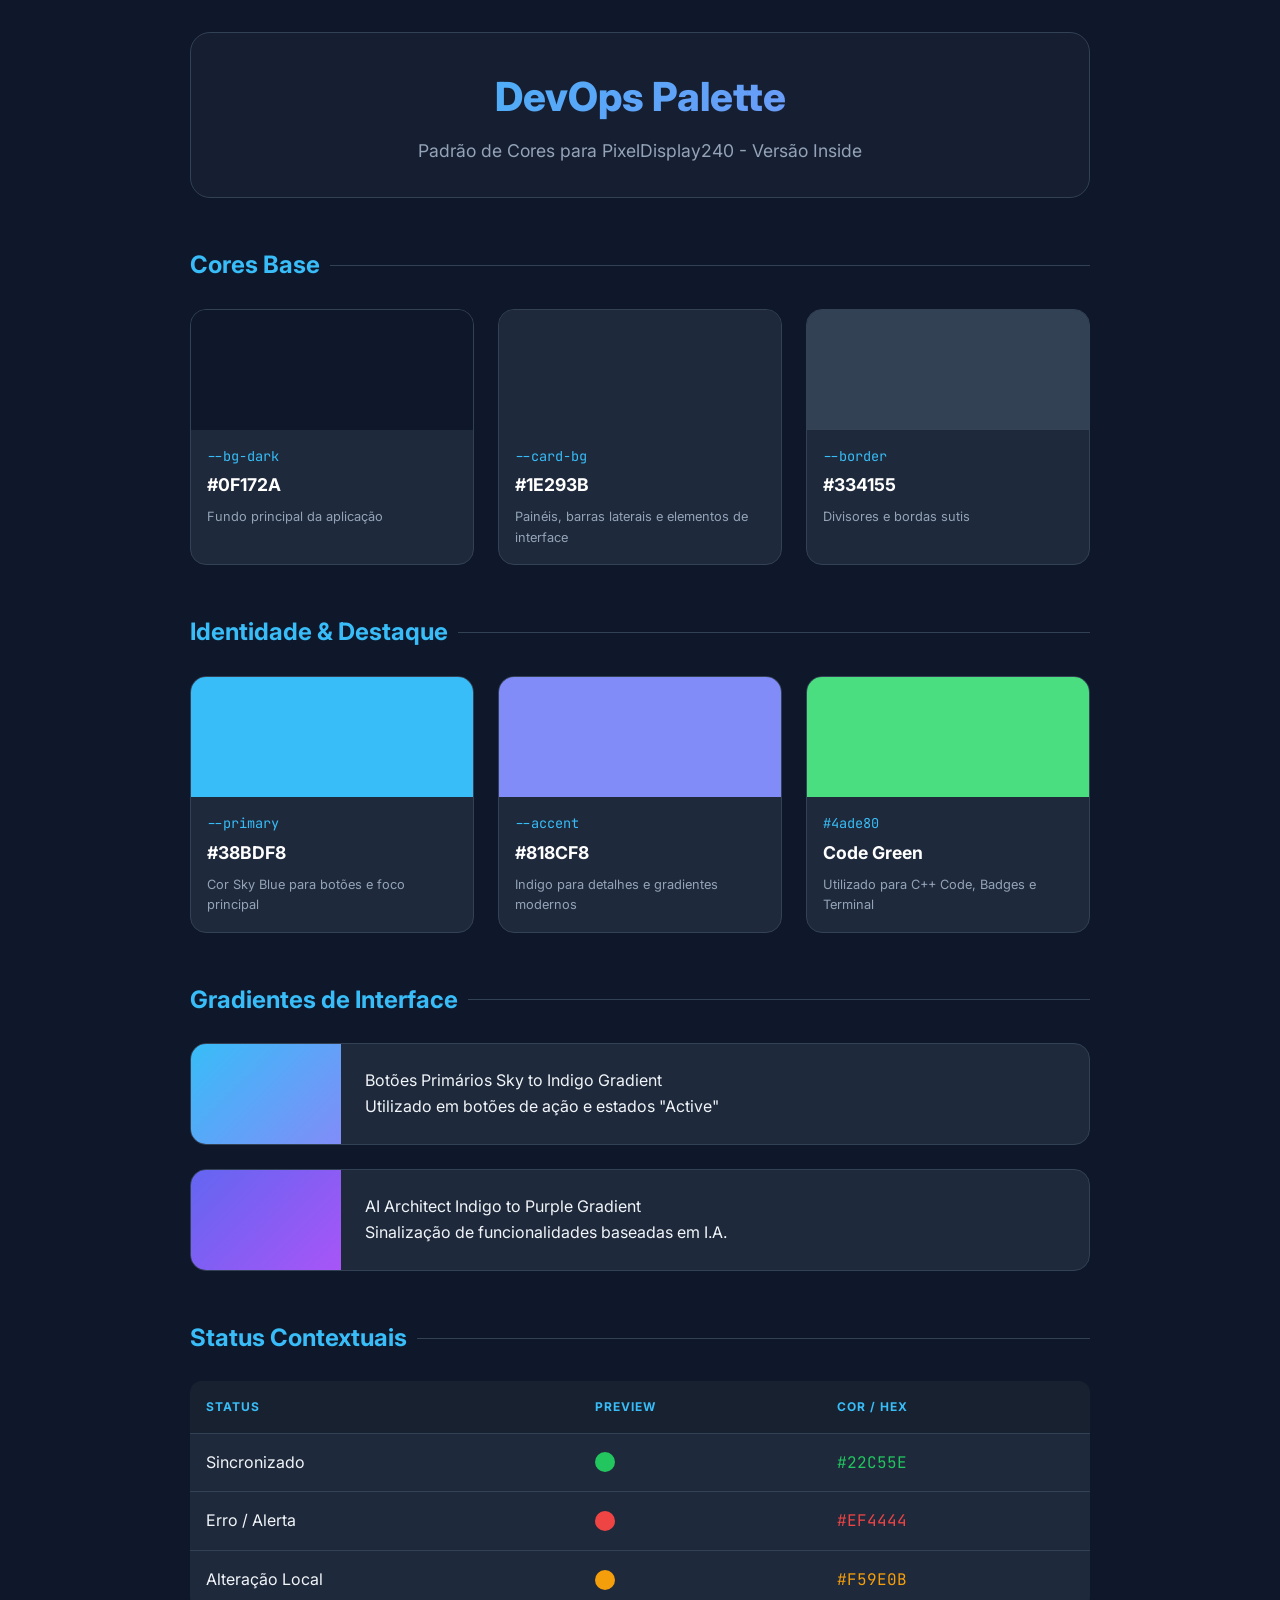
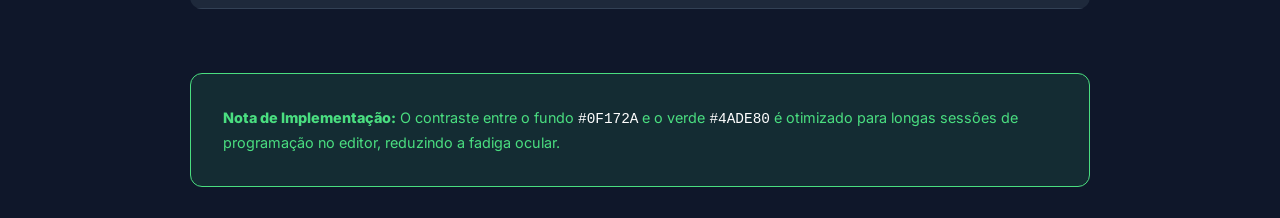
<file: palheta_cores_devops.html>
<!DOCTYPE html>
<html lang="pt-br">
<head>
    <meta charset="UTF-8">
    <meta name="viewport" content="width=device-width, initial-scale=1.0">
    <title>Palheta de Cores DevOps - PixelDisplay240</title>
    <link href="https://fonts.googleapis.com/css2?family=Inter:wght@400;600;700;800&family=JetBrains+Mono:wght@500&display=swap" rel="stylesheet">
    <style>
        :root {
            --bg-dark: #0f172a;
            --card-bg: #1e293b;
            --primary: #38bdf8;
            --primary-hover: #0ea5e9;
            --secondary: #334155;
            --accent: #818cf8;
            --text-main: #f1f5f9;
            --text-muted: #94a3b8;
            --border: #334155;
            --success: #4ade80;
            --synced: #22c55e;
            --error: #ef4444;
            --warning: #f59e0b;
        }

        * {
            margin: 0;
            padding: 0;
            box-sizing: border-box;
        }

        body {
            font-family: 'Inter', sans-serif;
            background-color: var(--bg-dark);
            color: var(--text-main);
            line-height: 1.6;
            padding: 2rem;
        }

        .container {
            max-width: 900px;
            margin: 0 auto;
        }

        header {
            margin-bottom: 3rem;
            text-align: center;
            padding: 2rem;
            background: rgba(30, 41, 59, 0.5);
            border-radius: 20px;
            backdrop-filter: blur(10px);
            border: 1px solid var(--border);
        }

        h1 {
            font-size: 2.5rem;
            font-weight: 800;
            margin-bottom: 0.5rem;
            background: linear-gradient(135deg, var(--primary), var(--accent));
            -webkit-background-clip: text;
            -webkit-text-fill-color: transparent;
        }

        p.subtitle {
            color: var(--text-muted);
            font-size: 1.1rem;
        }

        section {
            margin-bottom: 3rem;
        }

        h2 {
            font-size: 1.5rem;
            font-weight: 700;
            margin-bottom: 1.5rem;
            display: flex;
            align-items: center;
            gap: 10px;
            color: var(--primary);
        }

        h2::after {
            content: '';
            flex: 1;
            height: 1px;
            background: var(--border);
        }

        .grid {
            display: grid;
            grid-template-columns: repeat(auto-fill, minmax(250px, 1fr));
            gap: 1.5rem;
        }

        .color-card {
            background: var(--card-bg);
            border-radius: 16px;
            overflow: hidden;
            border: 1px solid var(--border);
            transition: transform 0.2s, box-shadow 0.2s;
        }

        .color-card:hover {
            transform: translateY(-5px);
            box-shadow: 0 10px 30px rgba(0, 0, 0, 0.5);
            border-color: var(--primary);
        }

        .swatch {
            height: 120px;
            width: 100%;
        }

        .info {
            padding: 1rem;
        }

        .info .var-name {
            font-family: 'JetBrains Mono', monospace;
            font-size: 0.85rem;
            color: var(--primary);
            display: block;
            margin-bottom: 4px;
        }

        .info .hex-code {
            font-weight: 700;
            font-size: 1.1rem;
            color: #fff;
            display: block;
        }

        .info .desc {
            font-size: 0.8rem;
            color: var(--text-muted);
            margin-top: 8px;
        }

        .gradient-card {
            grid-column: 1 / -1;
            display: flex;
            align-items: center;
            background: var(--card-bg);
            border-radius: 16px;
            overflow: hidden;
            border: 1px solid var(--border);
        }

        .gradient-swatch {
            width: 150px;
            height: 100px;
            flex-shrink: 0;
        }

        .gradient-info {
            padding: 1.5rem;
        }

        table {
            width: 100%;
            border-collapse: collapse;
            background: var(--card-bg);
            border-radius: 12px;
            overflow: hidden;
        }

        th, td {
            text-align: left;
            padding: 1rem;
            border-bottom: 1px solid var(--border);
        }

        th {
            background: rgba(0, 0, 0, 0.2);
            color: var(--primary);
            text-transform: uppercase;
            font-size: 0.75rem;
            letter-spacing: 1px;
        }

        .footer-note {
            margin-top: 4rem;
            padding: 2rem;
            background: rgba(74, 222, 128, 0.1);
            border: 1px solid var(--success);
            border-radius: 12px;
            color: var(--success);
            font-size: 0.9rem;
        }

        .footer-note b { font-weight: 800; }

    </style>
</head>
<body>
    <div class="container">
        <header>
            <h1>DevOps Palette</h1>
            <p class="subtitle">Padrão de Cores para PixelDisplay240 - Versão Inside</p>
        </header>

        <section>
            <h2>Cores Base</h2>
            <div class="grid">
                <!-- BG Dark -->
                <div class="color-card">
                    <div class="swatch" style="background: var(--bg-dark);"></div>
                    <div class="info">
                        <span class="var-name">--bg-dark</span>
                        <span class="hex-code">#0F172A</span>
                        <p class="desc">Fundo principal da aplicação</p>
                    </div>
                </div>
                <!-- Card BG -->
                <div class="color-card">
                    <div class="swatch" style="background: var(--card-bg);"></div>
                    <div class="info">
                        <span class="var-name">--card-bg</span>
                        <span class="hex-code">#1E293B</span>
                        <p class="desc">Painéis, barras laterais e elementos de interface</p>
                    </div>
                </div>
                <!-- Border -->
                <div class="color-card">
                    <div class="swatch" style="background: var(--border);"></div>
                    <div class="info">
                        <span class="var-name">--border</span>
                        <span class="hex-code">#334155</span>
                        <p class="desc">Divisores e bordas sutis</p>
                    </div>
                </div>
            </div>
        </section>

        <section>
            <h2>Identidade & Destaque</h2>
            <div class="grid">
                <!-- Primary -->
                <div class="color-card">
                    <div class="swatch" style="background: var(--primary);"></div>
                    <div class="info">
                        <span class="var-name">--primary</span>
                        <span class="hex-code">#38BDF8</span>
                        <p class="desc">Cor Sky Blue para botões e foco principal</p>
                    </div>
                </div>
                <!-- Accent -->
                <div class="color-card">
                    <div class="swatch" style="background: var(--accent);"></div>
                    <div class="info">
                        <span class="var-name">--accent</span>
                        <span class="hex-code">#818CF8</span>
                        <p class="desc">Indigo para detalhes e gradientes modernos</p>
                    </div>
                </div>
                <!-- Success/Code -->
                <div class="color-card">
                    <div class="swatch" style="background: var(--success);"></div>
                    <div class="info">
                        <span class="var-name">#4ade80</span>
                        <span class="hex-code">Code Green</span>
                        <p class="desc">Utilizado para C++ Code, Badges e Terminal</p>
                    </div>
                </div>
            </div>
        </section>

        <section>
            <h2>Gradientes de Interface</h2>
            <div class="grid">
                <div class="gradient-card">
                    <div class="gradient-swatch" style="background: linear-gradient(135deg, var(--primary), var(--accent));"></div>
                    <div class="gradient-info">
                        <span class="var-name">Botões Primários</span>
                        <span class="hex-code">Sky to Indigo Gradient</span>
                        <p class="desc">Utilizado em botões de ação e estados "Active"</p>
                    </div>
                </div>
                <div class="gradient-card">
                    <div class="gradient-swatch" style="background: linear-gradient(135deg, #6366f1, #a855f7);"></div>
                    <div class="gradient-info">
                        <span class="var-name">AI Architect</span>
                        <span class="hex-code">Indigo to Purple Gradient</span>
                        <p class="desc">Sinalização de funcionalidades baseadas em I.A.</p>
                    </div>
                </div>
            </div>
        </section>

        <section>
            <h2>Status Contextuais</h2>
            <table>
                <thead>
                    <tr>
                        <th>Status</th>
                        <th>Preview</th>
                        <th>Cor / Hex</th>
                    </tr>
                </thead>
                <tbody>
                    <tr>
                        <td>Sincronizado</td>
                        <td><div style="width: 20px; height: 20px; border-radius: 50%; background: #22c55e;"></div></td>
                        <td><code style="font-family: JetBrains Mono; color: #22c55e;">#22C55E</code></td>
                    </tr>
                    <tr>
                        <td>Erro / Alerta</td>
                        <td><div style="width: 20px; height: 20px; border-radius: 50%; background: #ef4444;"></div></td>
                        <td><code style="font-family: JetBrains Mono; color: #ef4444;">#EF4444</code></td>
                    </tr>
                    <tr>
                        <td>Alteração Local</td>
                        <td><div style="width: 20px; height: 20px; border-radius: 50%; background: #f59e0b;"></div></td>
                        <td><code style="font-family: JetBrains Mono; color: #f59e0b;">#F59E0B</code></td>
                    </tr>
                </tbody>
            </table>
        </section>

        <div class="footer-note">
            <b>Nota de Implementação:</b> O contraste entre o fundo <code style="color:white">#0F172A</code> e o verde <code style="color:white">#4ADE80</code> é otimizado para longas sessões de programação no editor, reduzindo a fadiga ocular.
        </div>
    </div>
</body>
</html>
</file>
